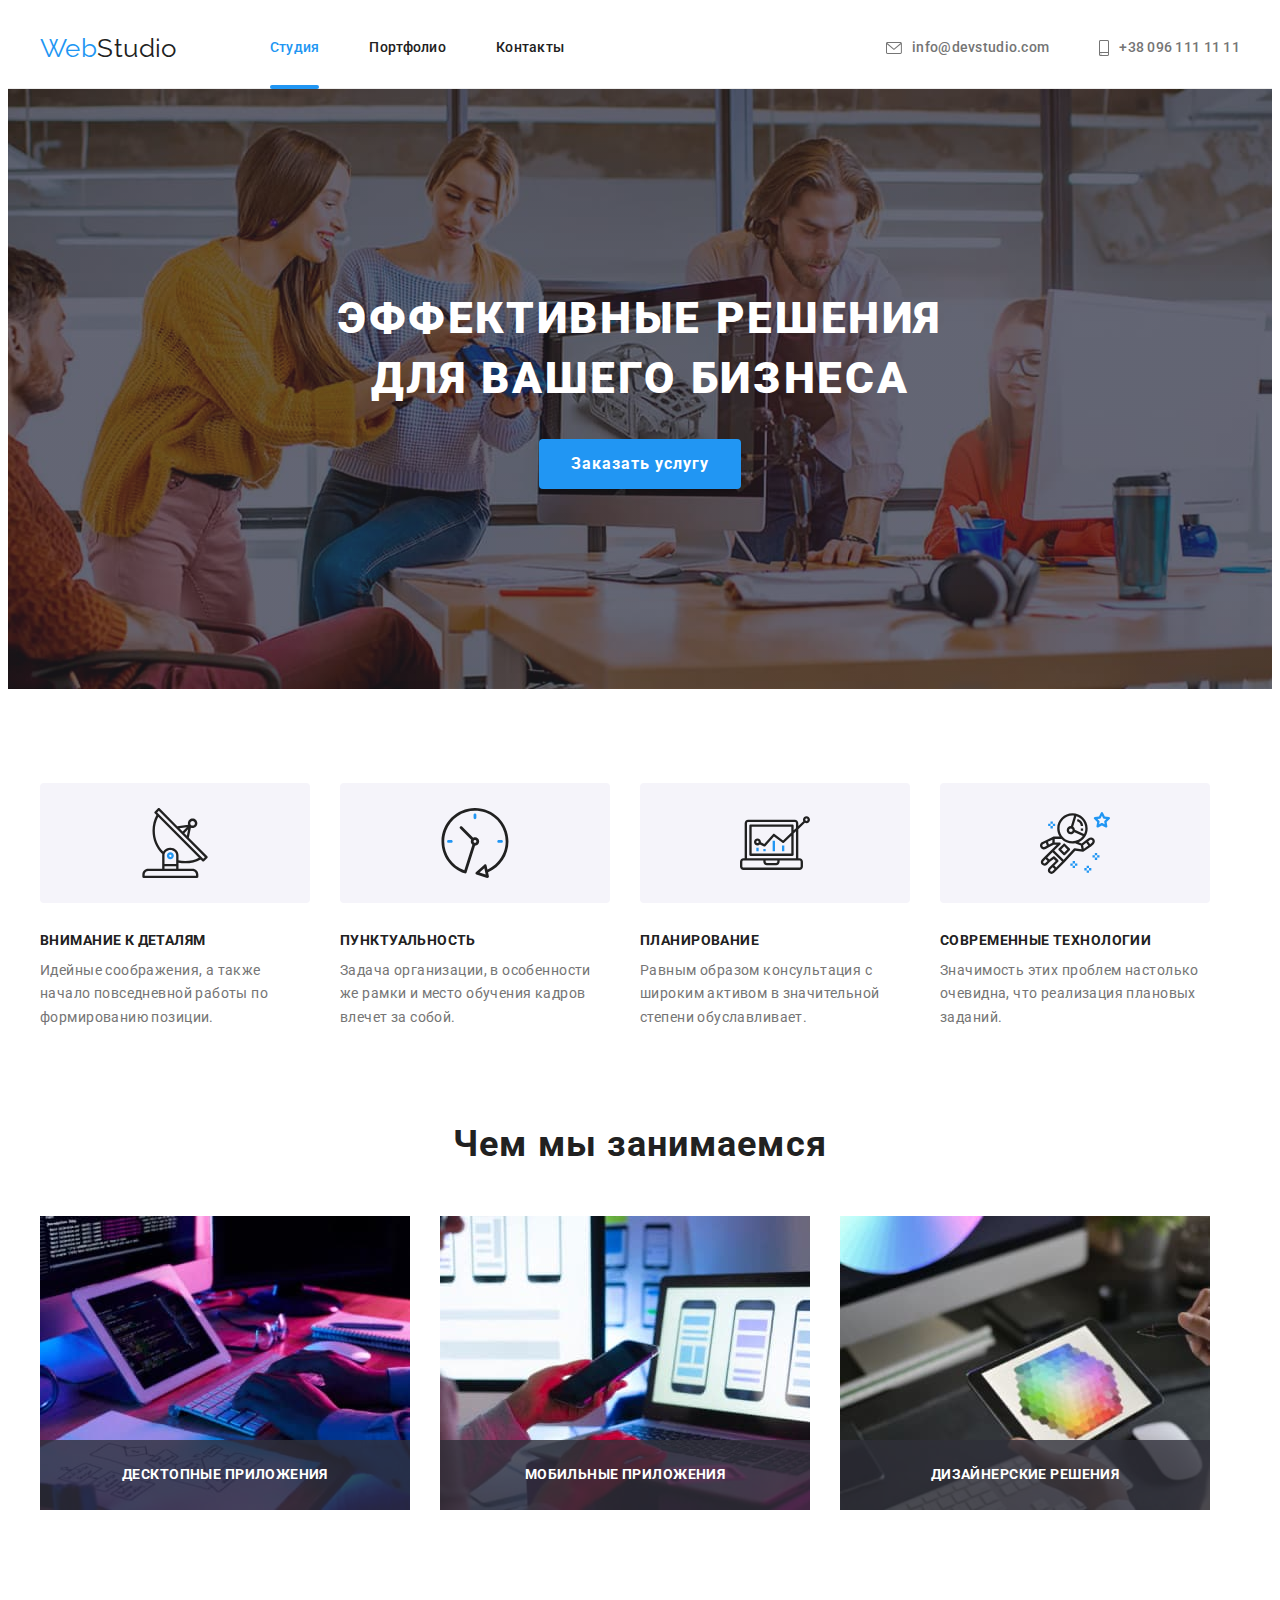
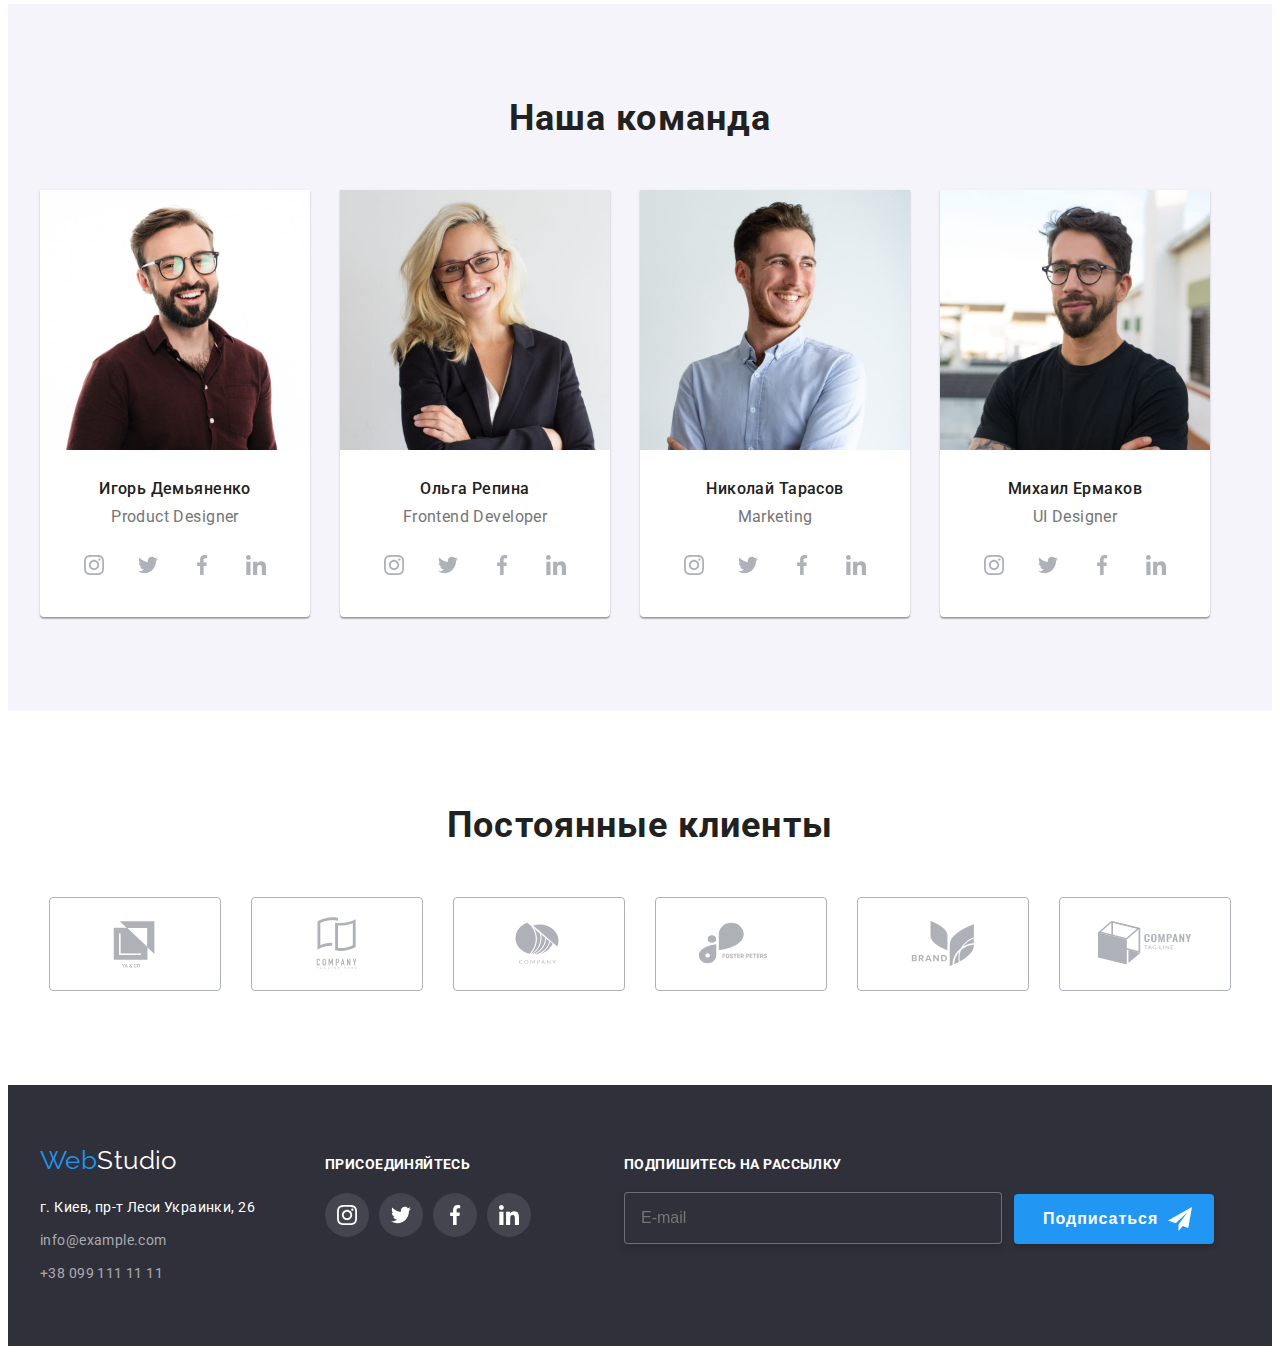
<file: index.html>
<!DOCTYPE html>
<html lang="ru">
  <head>
    <meta charset="UTF-8" />
    <meta http-equiv="X-UA-Compatible" content="IE=edge" />
    <meta name="viewport" content="width=device-width, initial-scale=1.0" />
    <title>WebStudio</title>
    <!-- Normalize -->
    <link
      rel="stylesheet"
      href="https://cdnjs.cloudflare.com/ajax/libs/modern-normalize/1.1.0/modern-normalize.min.css"
      integrity="sha512-wpPYUAdjBVSE4KJnH1VR1HeZfpl1ub8YT/NKx4PuQ5NmX2tKuGu6U/JRp5y+Y8XG2tV+wKQpNHVUX03MfMFn9Q=="
      crossorigin="anonymous"
      referrerpolicy="no-referrer"
    />
    <!-- Font-family -->
    <link
      href="https://fonts.googleapis.com/css2?family=Raleway:wght@700&family=Roboto:wght@400;500;700;900&display=swap"
      rel="stylesheet"
    />
    <!-- css -->
    <link rel="stylesheet" href="./css/styles.css" />
  </head>

  <body>
    <!-- шапка сайта -->

    <header class="header">
      <div class="conteiner header-conteiner">
        <a href="./index.html" class="link logo header-logo"
          ><span class="logo-accent">Web</span>Studio</a
        >
        <nav class="header-nav">
          <ul class="nav-list list">
            <li class="nav-item">
              <a href="" class="link nav-link current">Студия</a>
            </li>
            <li class="nav-item">
              <a href="./portfolio.html" class="link nav-link">Портфолио</a>
            </li>
            <li class="nav-item">
              <a href="" class="link nav-link">Контакты</a>
            </li>
          </ul>
        </nav>

        <ul class="contact-list list">
          <li class="contact-item">
            <a href="mailto:info@devstudio.com" class="link contact-link">
              <svg width="16" height="12" class="svg-mail">
                <use href="./images/icon.svg#icon-mail"></use>
              </svg>
              info@devstudio.com</a
            >
          </li>

          <li class="contact-item">
            <a href="tel:+380961111111" class="link contact-link">
              <svg width="10" height="16" class="svg-tel">
                <use href="./images/icon.svg#icon-tel"></use>
              </svg>
              +38 096 111 11 11</a
            >
          </li>
        </ul>
      </div>
    </header>

    <!-- main -->
    <main>
      <section class="section hero">
        <div class="conteiner">
          <h1 class="hero-title">Эффективные решения для вашего бизнеса</h1>
          <button type="button" class="hero-button" data-modal-open>Заказать услугу</button>
          <div class="backdrop is-hidden" data-modal>
            <div class="modal">
            <form class="form-modal" autocomplete="off">
              <h2 class="form-modal-title">Оставьте свои данные, мы вам перезвоним</h2>

              <div class="form-field">
                <label class="form-lable" for="name">Имя</label>
                <input type="text" name="name" id="name">
                <svg class="form-svg" width="18" height="18">
                  <use href="./images/icon.svg#icon-person"></use>
                </svg>
              </div>

              <div class="form-field">
                <label class="form-lable" for="tel">Телефон</label>
                <input type="tel" name="phone_number" id="tel">
                <svg class="form-svg" width="18" height="18">
                  <use href="./images/icon.svg#icon-phone"></use>
                </svg>
              </div>

              <div class="form-field">
                <label class="form-lable" for="email">Почта</label>
                <input type="email" name="mail" id="email">
                <svg class="form-svg" width="18" height="18">
                  <use href="./images/icon.svg#icon-email"></use>
                </svg>
              </div>

              <div class="form-field">
                <label class="form-lable" for="comment">Комментарий</label>
                <textarea name="comment" id="comment" cols="30" rows="10" placeholder="Введите текст"></textarea>
              </div>

              <div class="form-field checkbox">
                <input class="checkbox-input" type="checkbox" id="checkbox" name="agree">
                <span class="checkbox-icon">
                  <svg width="11" height="8">
                    <use href="./images/icon.svg#icon-icon-check"></use>
                  </svg>
                </span>
                <label class="form-field-checkbox" for="checkbox">Соглашаюсь с рассылкой и принимаю <a href="" class="terms">Условия договора</a></label>
              </div>
              <button class="form-button" type="submit">Отправить</button>
            </form>
              <button type="button" class="backdrop-btn" data-modal-close>
                <svg class="backdrop-svg" width="11" height="11">
                  <use href="./images/icon.svg#icon-close-btn"></use>
                </svg>
                </button>
            </div>
          </div>
        </div>
      </section>

      <section class="section quality work">
        <div class="conteiner">
          <h2 class="section-title visually-hidden">Преимущества</h2>
          <ul class="work-list list">
            <li class="work-item">
              <div class="graphic-svg">
                <svg width="70" height="70">
                  <use href="./images/icon.svg#icon-antenna"></use>
                </svg>
              </div>
              <h3 class="work-subtitle">Внимание к деталям</h3>
              <p class="work-text">
                Идейные соображения, а также начало повседневной работы по формированию позиции.
              </p>
            </li>

            <li class="work-item">
              <div class="graphic-svg">
                <svg width="70" height="70">
                  <use href="./images/icon.svg#icon-clock"></use>
                </svg>
              </div>
              <h3 class="work-subtitle">Пунктуальность</h3>
              <p class="work-text">
                Задача организации, в особенности же рамки и место обучения кадров влечет за собой.
              </p>
            </li>

            <li class="work-item">
              <div class="graphic-svg">
                <svg width="70" height="70">
                  <use href="./images/icon.svg#icon-diagram"></use>
                </svg>
              </div>
              <h3 class="work-subtitle">Планирование</h3>
              <p class="work-text">
                Равным образом консультация с широким активом в значительной степени обуславливает.
              </p>
            </li>

            <li class="work-item">
              <div class="graphic-svg">
                <svg width="70" height="70">
                  <use href="./images/icon.svg#icon-astronaut"></use>
                </svg>
              </div>
              <h3 class="work-subtitle">Современные технологии</h3>
              <p class="work-text">
                Значимость этих проблем настолько очевидна, что реализация плановых заданий.
              </p>
            </li>
          </ul>
        </div>
      </section>

      <section class="section exercise about">
        <div class="conteiner">
          <h2 class="section-title">Чем мы занимаемся</h2>
          <ul class="about-list list">
            <li class="about-item">
              <img src="images/about/logo1.jpg" width="370" height="294" alt="Верстка сайта" />
              <div class="about-group">
                <p class="about-overlay">Десктопные приложения</p>
              </div>
            </li>
            <li class="about-item">
              <img src="./images/about/logo2.jpg" width="370" height="294" alt="Дизайн сайта" />
              <div class="about-group">
                <p class="about-overlay">Мобильные приложения</p>
              </div>
            </li>
            <li class="about-item">
              <img
                src="./images//about/logo3.jpg" width="370" height="294" alt="Палитра на планшете"/>
              <div class="about-group">
                <p class="about-overlay">Дизайнерские решения</p>
              </div>
            </li>
          </ul>
        </div>
      </section>

      <section class="section team">
        <div class="conteiner">
          <h2 class="section-title">Наша команда</h2>
          <ul class="team-list list">
            <li class="team-item">
              <img src="./images//team/img-4.jpg" width="270" height="260" alt="Первый член команды"/>
              <div class="team-decsription">
                <h3 class="team-name">Игорь Демьяненко</h3>
                <p class="team-position">Product Designer</p>
                <ul class="social list">
                  <li class="social-item">
                    <a class="link social-link" target="_blank" rel="noopener noreferrer" href="#">
                      <svg class="social-icon" width="20" height="20">
                        <use href="./images/icon.svg#icon-instagram"></use>
                      </svg>
                    </a>
                  </li>
                  <li class="social-item">
                    <a class="link social-link" target="_blank" rel="noopener noreferrer" href="#">
                      <svg class="social-icon" width="20" height="20">
                        <use href="./images/icon.svg#icon-twitter"></use>
                      </svg>
                    </a>
                  </li>
                  <li class="social-item">
                    <a class="link social-link" target="_blank" rel="noopener noreferrer" href="#">
                      <svg class="social-icon" width="20" height="20">
                        <use href="./images/icon.svg#icon-facebook"></use>
                      </svg>
                    </a>
                  </li>
                  <li class="social-item">
                    <a class="link social-link" target="_blank" rel="noopener noreferrer" href="#">
                      <svg class="social-icon" width="20" height="20">
                        <use href="./images/icon.svg#icon-linkedin"></use>
                      </svg>
                    </a>
                  </li>
                </ul>
              </div>
            </li>

            <li class="team-item">
              <img
                src="./images//team/img-5.jpg"
                width="270"
                height="260"
                alt="Второй член команды"
              />
              <div class="team-decsription">
                <h3 class="team-name">Ольга Репина</h3>
                <p class="team-position">Frontend Developer</p>
                <ul class="social list">
                  <li class="social-item">
                    <a class="link social-link" target="_blank" rel="noopener noreferrer" href="#">
                      <svg class="social-icon" width="20" height="20">
                        <use href="./images/icon.svg#icon-instagram"></use>
                      </svg>
                    </a>
                  </li>
                  <li class="social-item">
                    <a class="link social-link" target="_blank" rel="noopener noreferrer" href="#">
                      <svg class="social-icon" width="20" height="20">
                        <use href="./images/icon.svg#icon-twitter"></use>
                      </svg>
                    </a>
                  </li>
                  <li class="social-item">
                    <a class="link social-link" target="_blank" rel="noopener noreferrer" href="#">
                      <svg class="social-icon" width="20" height="20">
                        <use href="./images/icon.svg#icon-facebook"></use>
                      </svg>
                    </a>
                  </li>
                  <li class="social-item">
                    <a class="link social-link" target="_blank" rel="noopener noreferrer" href="#">
                      <svg class="social-icon" width="20" height="20">
                        <use href="./images/icon.svg#icon-linkedin"></use>
                      </svg>
                    </a>
                  </li>
                </ul>
              </div>
            </li>
            <li class="team-item">
              <img
                src="./images//team/img-6.jpg"
                width="270"
                height="260"
                alt="Третий член команды"
              />
              <div class="team-decsription">
                <h3 class="team-name">Николай Тарасов</h3>
                <p class="team-position">Marketing</p>
                <ul class="social list">
                  <li class="social-item">
                    <a class="link social-link" target="_blank" rel="noopener noreferrer" href="#">
                      <svg class="social-icon" width="20" height="20">
                        <use href="./images/icon.svg#icon-instagram"></use>
                      </svg>
                    </a>
                  </li>
                  <li class="social-item">
                    <a class="link social-link" target="_blank" rel="noopener noreferrer" href="#">
                      <svg class="social-icon" width="20" height="20">
                        <use href="./images/icon.svg#icon-twitter"></use>
                      </svg>
                    </a>
                  </li>
                  <li class="social-item">
                    <a class="link social-link" target="_blank" rel="noopener noreferrer" href="#">
                      <svg class="social-icon" width="20" height="20">
                        <use href="./images/icon.svg#icon-facebook"></use>
                      </svg>
                    </a>
                  </li>
                  <li class="social-item">
                    <a class="link social-link" target="_blank" rel="noopener noreferrer" href="#">
                      <svg class="social-icon" width="20" height="20">
                        <use href="./images/icon.svg#icon-linkedin"></use>
                      </svg>
                    </a>
                  </li>
                </ul>
              </div>
            </li>
            <li class="team-item">
              <img
                src="./images//team/img-7.jpg"
                width="270"
                height="260"
                alt="Четвертый член команды"
              />
              <div class="team-decsription">
                <h3 class="team-name">Михаил Ермаков</h3>
                <p class="team-position">UI Designer</p>
                <ul class="social list">
                  <li class="social-item">
                    <a
                      class="link social-link"
                      target="_blank"
                      rel="noopener noreferrer"
                      aria-label="логотип инстаграм"
                      href="#"
                    >
                      <svg class="social-icon" width="20" height="20">
                        <use href="./images/icon.svg#icon-instagram"></use>
                      </svg>
                    </a>
                  </li>
                  <li class="social-item">
                    <a
                      class="link social-link"
                      target="_blank"
                      rel="noopener noreferrer"
                      aria-label="логотип твиттера"
                      href="#"
                    >
                      <svg class="social-icon" width="20" height="20">
                        <use href="./images/icon.svg#icon-twitter"></use>
                      </svg>
                    </a>
                  </li>
                  <li class="social-item">
                    <a
                      class="link social-link"
                      target="_blank"
                      rel="noopener noreferrer"
                      aria-label="логотип фейсбука"
                      href="#"
                    >
                      <svg class="social-icon" width="20" height="20">
                        <use href="./images/icon.svg#icon-facebook"></use>
                      </svg>
                    </a>
                  </li>
                  <li class="social-item">
                    <a
                      class="link social-link"
                      target="_blank"
                      rel="noopener noreferrer"
                      aria-label="логотип линкдина"
                      href="#"
                    >
                      <svg class="social-icon" width="20" height="20">
                        <use href="./images/icon.svg#icon-linkedin"></use>
                      </svg>
                    </a>
                  </li>
                </ul>
              </div>
            </li>
          </ul>
        </div>
      </section>
      <section class="section section-clients">
        <div class="conteiner">
          <h2 class="section-title">Постоянные клиенты</h2>
          <ul class="list clients-list">
            <li class="clients-item">
              <a class="link clients-link" href="">
                <svg class="clients-icon" width="106" height="60">
                  <use href="./images/icon.svg#icon-logo-clients1"></use>
                </svg>
              </a>
            </li>
            <li class="clients-item">
              <a
                class="link clients-link"
                target="_blank"
                rel="noopener noreferrer"
                aria-label="логотип компании"
                href="#"
              >
                <svg class="clients-icon" width="106" height="60">
                  <use href="./images/icon.svg#icon-logo-clients2"></use>
                </svg>
              </a>
            </li>
            <li class="clients-item">
              <a
                class="link clients-link"
                target="_blank"
                rel="noopener noreferrer"
                aria-label="логотип компании"
                href="#"
              >
                <svg class="clients-icon" width="106" height="60">
                  <use href="./images/icon.svg#icon-logo-clients3"></use>
                </svg>
              </a>
            </li>
            <li class="clients-item">
              <a
                class="link clients-link"
                target="_blank"
                rel="noopener noreferrer"
                aria-label="логотип компании"
                href="#"
              >
                <svg class="clients-icon" width="106" height="60">
                  <use href="./images/icon.svg#icon-logo-clients4"></use>
                </svg>
              </a>
            </li>
            <li class="clients-item">
              <a
                class="link clients-link"
                target="_blank"
                rel="noopener noreferrer"
                aria-label="логотип компании"
                href="#"
              >
                <svg class="clients-icon" width="106" height="60">
                  <use href="./images/icon.svg#icon-logo-clients5"></use>
                </svg>
              </a>
            </li>
            <li class="clients-item">
              <a
                class="link clients-link"
                target="_blank"
                rel="noopener noreferrer"
                aria-label="логотип компании"
                href="#"
              >
                <svg class="clients-icon" width="106" height="60">
                  <use href="./images/icon.svg#icon-logo-clietns6"></use>
                </svg>
              </a>
            </li>
          </ul>
        </div>
      </section>
    </main>

    <!-- footer -->

    <footer class="section section-footer">
      <div class="conteiner footer-conteiner">
        <div class="footer-left-side">
          <a href="./index.html" class="link logo footer-logo"
            ><span class="logo-accent">Web</span>Studio</a
          >
          <address class="address">
            <ul class="footer-list list">
              <li class="footer-item">
                <a
                  href="https://goo.gl/maps/KCgxakwsNGfufyHc9"
                  target="_blank"
                  rel="noopener noreferrer"
                  class="link address-link"
                  >г. Киев, пр-т Леси Украинки, 26</a
                >
              </li>
              <li class="footer-item">
                <a href="mailto:info@example.com" class="link footer-contact-link"
                  >info@example.com</a
                >
              </li>
              <li class="footer-item">
                <a href="tel:+380991111111" class="link footer-contact-link">+38 099 111 11 11</a>
              </li>
            </ul>
          </address>
        </div>
        <div class="social-media">
          <h2 class="social-title">Присоединяйтесь</h2>
          <ul class="social-media-list list">
            <li class="social-media-item">
              <a
                class="link social-media-link"
                target="_blank"
                rel="noopener noreferrer"
                aria-label="логотип инстаграм"
                href="#"
              >
                <svg class="social-media-icon" width="20" height="20">
                  <use href="./images/icon.svg#icon-instagram"></use>
                </svg>
              </a>
            </li>
            <li class="social-media-item">
              <a
                class="link social-media-link"
                target="_blank"
                rel="noopener noreferrer"
                aria-label="логотип твиттера"
                href="#"
              >
                <svg class="social-media-icon" width="20" height="20">
                  <use href="./images/icon.svg#icon-twitter"></use>
                </svg>
              </a>
            </li>
            <li class="social-media-item">
              <a
                class="link social-media-link"
                target="_blank"
                rel="noopener noreferrer"
                aria-label="логотип фейсбука"
                href="#"
              >
                <svg class="social-media-icon" width="20" height="20">
                  <use href="./images/icon.svg#icon-facebook"></use>
                </svg>
              </a>
            </li>
            <li class="social-media-item">
              <a
                class="link social-media-link"
                target="_blank"
                rel="noopener noreferrer"
                aria-label="логотип линкдина"
                href="#"
              >
                <svg class="social-media-icon" width="20" height="20">
                  <use href="./images/icon.svg#icon-linkedin"></use>
                </svg>
              </a>
            </li>
          </ul>
        </div>
        <form class="form-footer" autocomplete="off">
          <label class="form-footer-lable">
            <span class="form-footer-txt">Подпишитесь на рассылку</span>
            <input type="email" name="mail" placeholder="E-mail">
          </label>
            <button type="submit" class="form-footer-button">Подписаться
              <svg class="form-footer-svg" width="24" height="24">
                <use href="./images/icon.svg#icon-icon-send"></use>
              </svg>
            </button>
        </form>
      </div>
    </footer>
    <script src="./js/modal.js"></script>
  </body>
</html>
</file>
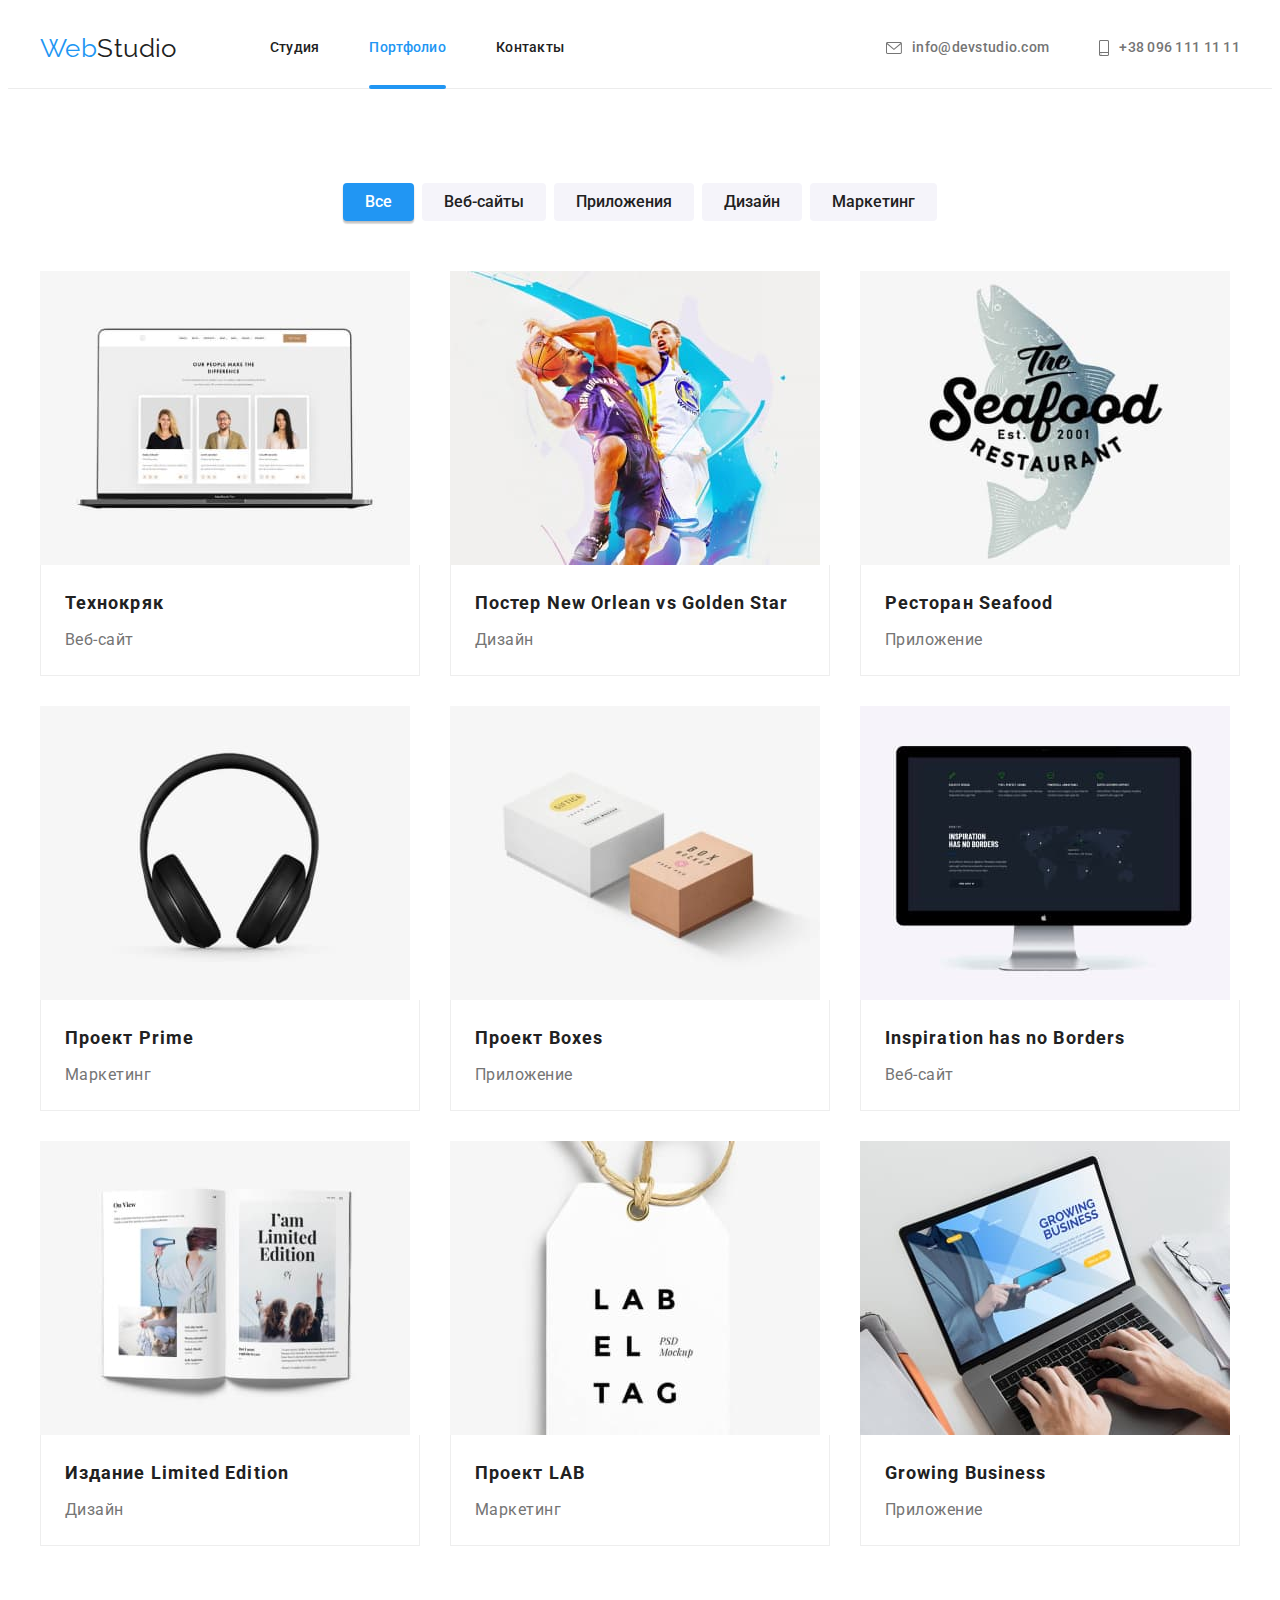
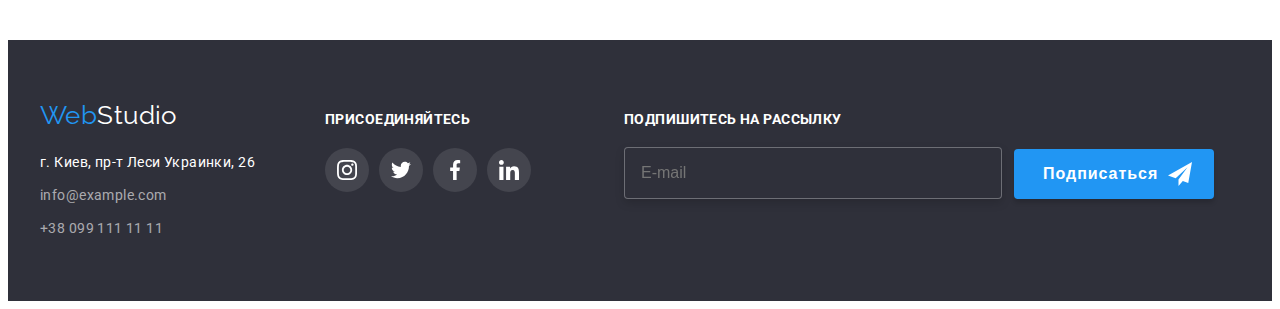
<file: portfolio.html>
<!DOCTYPE html>
<html lang="ru">
  <head>
    <meta charset="UTF-8" />
    <meta http-equiv="X-UA-Compatible" content="IE=edge" />
    <meta name="viewport" content="width=device-width, initial-scale=1.0" />
    <title>Portfolio</title>
    <!-- Normalize -->
    <link
      rel="stylesheet"
      href="https://cdnjs.cloudflare.com/ajax/libs/modern-normalize/1.1.0/modern-normalize.min.css"
      integrity="sha512-wpPYUAdjBVSE4KJnH1VR1HeZfpl1ub8YT/NKx4PuQ5NmX2tKuGu6U/JRp5y+Y8XG2tV+wKQpNHVUX03MfMFn9Q=="
      crossorigin="anonymous"
      referrerpolicy="no-referrer"
    />
    <!-- Font-family -->
    <link
      href="https://fonts.googleapis.com/css2?family=Raleway:wght@700&family=Roboto:wght@400;500;700;900&display=swap"
      rel="stylesheet"
    />
    <!-- css -->
    <link rel="stylesheet" href="./css/styles.css" />
  </head>
  <body>
    <!-- шапка сайта -->

    <header class="header">
      <div class="conteiner header-conteiner">
        <a href="./index.html" class="link logo header-logo"
          ><span class="logo-accent">Web</span>Studio</a
        >
        <nav class="header-nav">
          <ul class="nav-list list">
            <li class="nav-item">
              <a href="./index.html" class="link nav-link">Студия</a>
            </li>
            <li class="nav-item">
              <a href="./portfolio.html" class="link nav-link current">Портфолио</a>
            </li>
            <li class="nav-item">
              <a href="" class="link nav-link">Контакты</a>
            </li>
          </ul>
        </nav>

        <ul class="contact-list list">
          <li class="contact-item">
            <a href="mailto:info@devstudio.com" class="link contact-link">
              <svg width="16" height="12" class="svg-mail">
                <use href="./images/icon.svg#icon-mail"></use>
              </svg>
              info@devstudio.com</a
            >
          </li>

          <li class="contact-item">
            <a href="tel:+380961111111" class="link contact-link">
              <svg width="10" height="16" class="svg-tel">
                <use href="./images/icon.svg#icon-tel"></use>
              </svg>
              +38 096 111 11 11</a
            >
          </li>
        </ul>
      </div>
    </header>
    <!-- main -->
    <main>
      <section class="section">
        <div class="conteiner">
          <h1 class="section-title visually-hidden">Наши работы</h1>
          <ul class="button-list list">
            <li class="button-item">
              <button type="button" class="project-btn active">Все</button>
            </li>
            <li class="button-item">
              <button type="button" class="project-btn">Веб-сайты</button>
            </li>
            <li class="button-item">
              <button type="button" class="project-btn">Приложения</button>
            </li>
            <li class="button-item">
              <button type="button" class="project-btn">Дизайн</button>
            </li>
            <li class="button-item">
              <button type="button" class="project-btn">Маркетинг</button>
            </li>
          </ul>

          <ul class="project-list list">
            <li class="project-item">
              <a href="" class="link project-link">
                <div class="project-group">
                <img class="project-img" src="./images/project/pic1.jpg" width="370" height="294" alt="ноутбук" />
                  <p class="project-overlay">
                    Ресурс предлагает комплексные предложения с разным уровнем функционала и сервисов. Все это позволит посетителю получить исчерпывающие сведения о компании или частном лице.
                  </p>
                </div>
                <div class="project-name">
                  <h2 class="project-title">Технокряк</h2>
                  <p class="project-text">Веб-сайт</p>
                </div>
              </a>
            </li>
            
            <li class="project-item">
              <a href="" class="link project-link">
                <div class="project-group">
                <img src="./images/project/pic2.jpg" width="370" height="294" alt="постер НБА" />
                <p class="project-overlay">
                  Ресурс предлагает комплексные предложения с разным уровнем функционала и сервисов. Все это позволит посетителю получить исчерпывающие сведения о компании или частном лице.
                </p>
              </div>
                <div class="project-name">
                  <h2 class="project-title">Постер New Orlean vs Golden Star</h2>
                  <p class="project-text">Дизайн</p>
                </div>
              </a>
            </li>

            <li class="project-item">
              <a href="" class="link project-link">
                <div class="project-group">
                <img src="./images/project/pic3.jpg" width="370" height="294" alt="логотип ресторана"/>
                <p class="project-overlay">
                  Ресурс предлагает комплексные предложения с разным уровнем функционала и сервисов. Все это позволит посетителю получить исчерпывающие сведения о компании или частном лице.
                </p>
                </div>
                <div class="project-name">
                  <h2 class="project-title">Ресторан Seafood</h2>
                  <p class="project-text">Приложение</p>
                </div>
              </a>
            </li>

            <li class="project-item">
              <a href="" class="link project-link">
                <div class="project-group">
                <img src="./images/project/pic4.jpg" width="370" height="294" alt="наушники" />
                <p class="project-overlay">
                  Ресурс предлагает комплексные предложения с разным уровнем функционала и сервисов. Все это позволит посетителю получить исчерпывающие сведения о компании или частном лице.
                </p>
                </div>
                <div class="project-name">
                  <h2 class="project-title">Проект Prime</h2>
                  <p class="project-text">Маркетинг</p>
                </div>
              </a>
            </li>
            <li class="project-item">
              <a href="" class="link project-link">
                <div class="project-group">
                <img src="./images/project/pic5.jpg" width="370" height="294" alt="две коробки" />
                <p class="project-overlay">
                  Ресурс предлагает комплексные предложения с разным уровнем функционала и сервисов. Все это позволит посетителю получить исчерпывающие сведения о компании или частном лице.
                </p>
                </div>
                <div class="project-name">
                  <h2 class="project-title">Проект Boxes</h2>
                  <p class="project-text">Приложение</p>
                </div>
              </a>
            </li>

            <li class="project-item">
              <a href="" class="link project-link">
                <div class="project-group">
                <img src="./images/project/pic6.jpg" width="370" height="294" alt="монитор" />
                <p class="project-overlay">
                  Ресурс предлагает комплексные предложения с разным уровнем функционала и сервисов. Все это позволит посетителю получить исчерпывающие сведения о компании или частном лице.
                </p>
                </div>
                <div class="project-name">
                  <h2 class="project-title">Inspiration has no Borders</h2>
                  <p class="project-text">Веб-сайт</p>
                </div>
              </a>
            </li>

            <li class="project-item">
              <a href="" class="link project-link">
                <div class="project-group">
                <img src="./images/project/pic7.jpg" width="370" height="294" alt="журнал" />
                <p class="project-overlay">
                  Ресурс предлагает комплексные предложения с разным уровнем функционала и сервисов. Все это позволит посетителю получить исчерпывающие сведения о компании или частном лице.
                </p>
                </div>
                <div class="project-name">
                  <h2 class="project-title">Издание Limited Edition</h2>
                  <p class="project-text">Дизайн</p>
                </div>
              </a>
            </li>

            <li class="project-item">
              <a href="" class="link project-link">
                <div class="project-group">
                <img src="./images/project/pic8.jpg" width="370" height="294" alt="логотип" />
                <p class="project-overlay">
                  Ресурс предлагает комплексные предложения с разным уровнем функционала и сервисов. Все это позволит посетителю получить исчерпывающие сведения о компании или частном лице.
                </p>
                </div>
                <div class="project-name">
                  <h2 class="project-title">Проект LAB</h2>
                  <p class="project-text">Маркетинг</p>
                </div>
              </a>
            </li>

            <li class="project-item">
              <a href="" class="link project-link">
              <div class="project-group">
                <img src="./images/project/pic9.jpg" width="370" height="294" alt="ноутбук" />
                <p class="project-overlay">
                  Ресурс предлагает комплексные предложения с разным уровнем функционала и сервисов. Все это позволит посетителю получить исчерпывающие сведения о компании или частном лице.
                </p>
                </div>
                <div class="project-name">
                  <h2 class="project-title">Growing Business</h2>
                  <p class="project-text">Приложение</p>
                </div>
              </a>
            </li>
          </ul>
        </div>
      </section>
    </main>

    <!-- footer -->

    <footer class="section section-footer">
      <div class="conteiner footer-conteiner">
        <div class="footer-left-side">
          <a href="./index.html" class="link logo footer-logo"
            ><span class="logo-accent">Web</span>Studio</a
          >
          <address class="address">
            <ul class="footer-list list">
              <li class="footer-item">
                <a
                  href="https://goo.gl/maps/KCgxakwsNGfufyHc9"
                  target="_blank"
                  rel="noopener noreferrer"
                  class="link address-link"
                  >г. Киев, пр-т Леси Украинки, 26</a
                >
              </li>
              <li class="footer-item">
                <a href="mailto:info@example.com" class="link footer-contact-link"
                  >info@example.com</a
                >
              </li>
              <li class="footer-item">
                <a href="tel:+380991111111" class="link footer-contact-link">+38 099 111 11 11</a>
              </li>
            </ul>
          </address>
        </div>
        <div class="social-media">
          <h2 class="social-title">Присоединяйтесь</h2>
          <ul class="social-media-list list">
            <li class="social-media-item">
              <a
                class="link social-media-link"
                target="_blank"
                rel="noopener noreferrer"
                aria-label="логотип инстаграм"
                href="#"
              >
                <svg class="social-media-icon" width="20" height="20">
                  <use href="./images/icon.svg#icon-instagram"></use>
                </svg>
              </a>
            </li>
            <li class="social-media-item">
              <a
                class="link social-media-link"
                target="_blank"
                rel="noopener noreferrer"
                aria-label="логотип твиттера"
                href="#"
              >
                <svg class="social-media-icon" width="20" height="20">
                  <use href="./images/icon.svg#icon-twitter"></use>
                </svg>
              </a>
            </li>
            <li class="social-media-item">
              <a
                class="link social-media-link"
                target="_blank"
                rel="noopener noreferrer"
                aria-label="логотип фейсбука"
                href="#"
              >
                <svg class="social-media-icon" width="20" height="20">
                  <use href="./images/icon.svg#icon-facebook"></use>
                </svg>
              </a>
            </li>
            <li class="social-media-item">
              <a
                class="link social-media-link"
                target="_blank"
                rel="noopener noreferrer"
                aria-label="логотип линкдина"
                href="#"
              >
                <svg class="social-media-icon" width="20" height="20">
                  <use href="./images/icon.svg#icon-linkedin"></use>
                </svg>
              </a>
            </li>
          </ul>
        </div>
        <form class="form-footer" autocomplete="off">
          <label class="form-footer-lable">
            <span class="form-footer-txt">Подпишитесь на рассылку</span>
            <input type="email" name="mail" placeholder="E-mail">
          </label>
            <button type="submit" class="form-footer-button">Подписаться
              <svg class="form-footer-svg" width="24" height="24">
                <use href="./images/icon.svg#icon-icon-send"></use>
              </svg>
            </button>
        </form>
      </div>
    </footer>
  </body>
</html>
</file>
<file: css/styles.css>
/* цвет основного текста #757575 */
/* вторичный текст текста #212121 */
/* белый цвет #FFFFFF */
/* акцент #2196F3 */
/* вторичный цвет фона #F5F4FA */

:root {
  --primary-text-color: #757575;
  --title-text-color: #212121;
  --accent-color: #2196f3;
  --white-color: #ffffff;
  --primary-bg-color: #e5e5e5;
  --footer-color: #2f303a;
  --team-color: #f5f4fa;
}
h1,
h2,
h3,
h4,
h5,
h6,
p,
ul {
  margin: 0;
  padding: 0;
}
img {
  display: block;
}

body {
  font-family: Roboto, sans-serif;
  font-size: 14px;
  letter-spacing: 0.03em;
  line-height: 1.14;

  color: var(--primary-text-color);
  background-color: var(--white-color);
}
.conteiner {
  width: 1200px;
  padding-left: 15px;
  padding-right: 15px;
  margin: 0 auto;
}

.visually-hidden {
  position: absolute;
  white-space: nowrap;
  width: 1px;
  height: 1px;
  overflow: hidden;
  border: 0;
  padding: 0;
  clip: rect(0 0 0 0);
  clip-path: inset(50%);
  margin: -1px;
}

.section {
  padding-top: 94px;
  padding-bottom: 94px;
}
.section.quality {
  padding-bottom: 47px;
}
.section.exercise {
  padding-top: 47px;
}

.section-title {
  margin-bottom: 50px;

  font-size: 36px;
  line-height: 1.16;
  letter-spacing: 0.03em;
  text-align: center;

  color: var(--title-text-color);
}

.list {
  margin: 0;
  padding: 0;
  list-style: none;
}
.link {
  text-decoration: none;
  font-style: normal;
}

/* header */
.header {
  border-bottom: 1px solid #ececec;
}

.header-conteiner {
  display: flex;
  align-items: center;
}

/* logo */

.logo-accent {
  color: var(--accent-color);
}
.logo {
  font-family: 'Raleway';
  font-size: 26px;
  line-height: 1.19;
}
.header-logo {
  margin-right: 93px;
  color: var(--title-text-color);
}

/* nav-list */

.nav-list {
  display: flex;
  align-items: center;
}

.nav-item {
  position: relative;
  margin-right: 50px;
}
.nav-item:last-child {
  margin-right: 0;
}

.nav-link {
  display: block;
  padding-top: 32px;
  padding-bottom: 32px;

  font-weight: 500;
  font-size: 14px;
  letter-spacing: 0.02em;

  color: var(--title-text-color);
}

.nav-link.current {
  color: var(--accent-color);
}

.nav-link.current::after{
  position: absolute;
  content: "";
  width: 100%;
  height: 4px;
  left:0;
  bottom: -1px;

  background: #2196F3;
  border-radius: 2px;
}

.nav-link:hover,
.nav-link:focus {
  color: var(--accent-color);
}

.contact-list {
  display: flex;
  align-items: center;
  margin-left: auto;
}
.contact-item {
  margin-right: 50px;
}
.contact-item:last-child {
  margin-right: 0;
}

.nav-link,
.contact-link{
  transition-property: color;
  transition-duration: 250ms;
  transition-timing-function: cubic-bezier(0.4, 0, 0.2, 1);
}

.contact-link {
  display: flex;
  align-items: center;
  padding-top: 32px;
  padding-bottom: 32px;

  font-weight: 500;
  font-size: 14px;
  letter-spacing: 0.02em;


  color: var(--primary-text-color);
}

.contact-link:hover,
.contact-link:focus {
  color: var(--accent-color);
}


.svg-mail,
.svg-tel {

  fill: #757575;
  margin-right: 10px;

  transition: fill 250ms cubic-bezier(0.4, 0, 0.2, 1);

  /* transition-property: fill;
  transition-duration: 250ms;
  transition-timing-function: cubic-bezier(0.4, 0, 0.2, 1); */
}

.contact-link:hover .svg-tel,
.contact-link:focus .svg-tel,
.contact-link:hover .svg-mail,
.contact-link:focus .svg-mail {
  fill: var(--accent-color);

}


/* BACKDROP */

.backdrop{
  position: fixed;
  top: 0;
  left: 0;
  width: 100%;
  height: 100%;
  z-index: 1;
  opacity: 1;
  background-color: rgba(0, 0, 0, 0.2);

  transition: opacity 250ms cubic-bezier(0.4, 0, 0.2, 1), visibility 250ms cubic-bezier(0.4, 0, 0.2, 1);
}

.backdrop.is-hidden{
  visibility: hidden;
  opacity: 0;
  pointer-events: none;
}

.backdrop.is-hidden .modal{
  transform: translate(-50%, -50%) scale(0.3);
}

.modal{
position: absolute;
top: 50%;
left: 50%;
padding: 40px;

 
min-width: 528px;
min-height: 581px;

transform: translate(-50%, -50%) scale(1);
transition: transform 250ms cubic-bezier(0.4, 0, 0.2, 1);

background-color: var(--white-color);
box-shadow: 0px 1px 3px rgba(0, 0, 0, 0.12), 0px 1px 1px rgba(0, 0, 0, 0.14), 0px 2px 1px rgba(0, 0, 0, 0.2);
border-radius: 4px;

}

.backdrop-btn{
position: absolute;
width: 30px;
height: 30px;

display: flex;
justify-content: center;
align-items: center;
top: 8px;
right: 8px;

border: 1px solid rgba(0, 0, 0, 0.1);
border-radius: 50%;

transition: fill 250ms cubic-bezier(0.4, 0, 0.2, 1);

background-color: var(--white-color);
cursor: pointer;  
}

.backdrop-btn:hover{
  fill: var(--accent-color);
}

/* modal-form start */

.form-modal{
}

.form-modal-title{
margin-bottom: 30px;
font-size: 20px;
letter-spacing: 0.03em;

color: #212121;

}
.form-lable{
position: absolute;
top: 0;  
font-weight: 400;
font-size: 12px;
line-height: 1.16;
letter-spacing: 0.01em;
transform: translateY(-16px);

color: #757575;
}

.form-field{
  position: relative;
  display: flex;
  flex-direction: column;
}

.form-field input{

padding-top: 12px;
padding-bottom: 12px;
padding-left: 42px;

margin-bottom: 28px;

border: 1px solid rgba(33, 33, 33, 0.2);
border-radius: 4px;
cursor: pointer;
outline: none;
transition: border-color 250ms cubic-bezier(0.4, 0, 0.2, 1);

}
.form-field input:focus,
.form-field textarea{
  border-color: #2196F3;
}

.form-field input:focus ~ .form-svg{
  fill: var(--accent-color);
}


.form-field textarea{
  display: block;
  padding: 12px 16px;
  margin-bottom: 20px;
  font-weight: 400;
  font-size: 14px;
  line-height: 16px;
  letter-spacing: 0.01em;
  height: 120px;
  color:  #212121;

  border: 1px solid rgba(33, 33, 33, 0.2);
  border-radius: 4px;
  cursor: pointer;
  resize: none;
  outline: none;

  transition: border-color 250ms cubic-bezier(0.4, 0, 0.2, 1);
}

.form-field textarea:focus{
  border-color: #2196F3;
}

.form-svg{
  position: absolute;
  top: 17%;
  left: 15px;
  margin-right: 12px;

  transition: fill 250ms cubic-bezier(0.4, 0, 0.2, 1);
}

.form-field-checkbox{
  margin-left: 7px;
  color: #757575;
  cursor: pointer;
  
}

.checkbox {
  display: flex;
  flex-direction: row;
  align-items: center;
  justify-content: center;
  margin-bottom: 30px;

  line-height: 1.71;
}

.checkbox-input {
  position: absolute;
  width: 1px;
  height: 1px;
  margin: -1px;
  border: 0;
  padding: 0;
  clip: rect(0 0 0 0);
  overflow: hidden;
}

.checkbox-icon{
  display: inline-flex;
  align-items: center;
  justify-content: center;

  width: 16px;
  height: 15px;

  border: 2px solid #212121;
  border-radius: 2px;
  fill: #fff;


transition: background-color 250ms cubic-bezier(0.4, 0, 0.2, 1);
}
.checkbox-input:active ~ .checkbox-icon,
.checkbox-input:checked ~ .checkbox-icon{
  background-color: var(--accent-color);
  border-color: var(--accent-color);
  fill: var(--white-color);

}
.checkbox-input:focus ~ .checkbox-icon{
  border-color: var(--accent-color);
}


.terms{
  color: #2196F3;
}

.form-button{
font-weight: 700;
font-size: 16px;
line-height: 1.88;
letter-spacing: 0.06em;

padding: 10px 55px;

color: var(--white-color);
background-color: var(--accent-color);

box-shadow: 0px 4px 4px rgba(0, 0, 0, 0.15);
border-radius: 4px;
border: none;
cursor: pointer;

transition: background-color 250ms cubic-bezier(0.4, 0, 0.2, 1)

}

.form-button:hover,
.form-button:focus{
  background: #188CE8;
}



/* modal-form end  */
.hero {
  margin: auto;
  padding-top: 200px;
  padding-bottom: 200px;

  text-align: center;

  background-image: linear-gradient(rgba(47, 48, 58, 0.4), rgba(47, 48, 58, 0.4)),
    url(../images/hero/hero.jpg);
  background-repeat: no-repeat;
  background-position: center;
  background-size: cover;
  max-width: 1600px;
  background-color: var(--footer-color);
}

.hero-title {
  max-width: 696px;
  margin: 0 auto;

  font-weight: 900;
  font-size: 44px;
  line-height: 1.36;
  text-align: center;
  letter-spacing: 0.06em;
  text-transform: uppercase;

  color: var(--white-color);
}
/* button */

.hero-button {
  display: inline-block;
  margin-top: 30px;
  padding: 10px 32px;

  min-width: 200px;

  font-family: inherit;
  font-weight: 700;
  font-size: 16px;
  text-align: center;
  line-height: 1.88;
  letter-spacing: 0.06em;

  cursor: pointer;
  border: none;

  box-shadow: 0px 4px 4px rgba(0, 0, 0, 0.15);
  border-radius: 4px;

  background-color: var(--accent-color);
  color: var(--white-color);

}
.hero-button{
  transition-property: background-color;
  transition-duration: 250ms;
  transition-timing-function: cubic-bezier(0.4, 0, 0.2, 1);
}

.hero-button:hover,
.hero-button:focus {
  background-color: #188ce8;
}
/* work*/
.graphic-svg {
  display: flex;
  margin-bottom: 30px;
  justify-content: center;
  align-items: center;

  width: 270px;
  height: 120px;

  background: #f5f4fa;
  border-radius: 4px;
}

.work-list {
  display: flex;
}
.work-item:not(:last-child) {
  margin-right: 30px;
}

.work-subtitle {
  margin-bottom: 10px;
  font-size: 14px;
  text-transform: uppercase;

  color: var(--title-text-color);
}

.work-text {
  width: 270px;
  font-size: 14px;
  line-height: 1.7;
}
/* about */

.about-list {
  display: flex;
}
.about-item:not(:last-child) {
  margin-right: 30px;
}

.about-item{
  position: relative;
}

.about-group{
position: absolute;
width: 100%;
height: 70px;
bottom: 0px;
left: 0px;

display: flex;
align-items: center;
justify-content: center;

background: rgba(47, 48, 58, 0.8);
}


.about-overlay{
font-weight: 700;
text-align: center;
text-transform: uppercase;
color: #FFFFFF;
}


/* team*/

.team {
  background: #f5f4fa;
}
.team-list {
  display: flex;
}
.team-item {
  margin-right: 30px;
  width: 270px;

  background-color: var(--white-color);
  box-shadow: 0px 1px 3px rgba(0, 0, 0, 0.12), 0px 1px 1px rgba(0, 0, 0, 0.14),
    0px 2px 1px rgba(0, 0, 0, 0.2);
  border-radius: 0px 0px 4px 4px;
}
.team-item:nth-child(4) {
  margin-right: 0;
}
.team-decsription {
  padding-top: 30px;
  padding-bottom: 30px;

  text-align: center;
}

.team-name {
  margin-bottom: 10px;

  font-weight: 500;
  font-size: 16px;
  line-height: 1.18;
  color: var(--title-text-color);
}
.team-position {
  font-weight: 400;
  font-size: 16px;
  line-height: 1.18;
}
.social {
  margin-top: 16px;
  display: flex;
  /* align-items: center; */
  justify-content: center;
}
.social-link {
  display: flex;
  justify-content: center;
  align-items: center;
  width: 44px;
  height: 44px;

  background-color: var(--white-color);
  border-radius: 50%;

  transition: background-color 250ms cubic-bezier(0.4, 0, 0.2, 1);
}
.social-item:not(:last-child) {
  margin-right: 10px;
}
.social-icon {
  fill: #afb1b8;

  transition: fill 250ms cubic-bezier(0.4, 0, 0.2, 1);
}

.social-link:hover,
.social-link:focus {
  background-color: #2196f3;
}

.social-link:hover .social-icon,
.social-link:focus .social-icon {
  fill: var(--white-color);
}
/* clients */
.clients-list {
  display: flex;
  align-items: center;
  justify-content: center;
}
.clients-link {
  display: flex;
  align-items: center;
  justify-content: center;

  width: 170px;
  height: 92px;

  border: 1px solid #afb1b8;
  border-radius: 4px;

  transition: border 250ms cubic-bezier(0.4, 0, 0.2, 1);
}


.clients-item:not(:last-child) {
  margin-right: 30px;
}
.clients-icon {
  fill: #afb1b8;
  transition: fill 250ms cubic-bezier(0.4, 0, 0.2, 1);
}
.clients-link:hover,
.clients-link:focus {
  background-color: var(--white-color);
  border-color: var(--accent-color);
}

.clients-link:hover .clients-icon,
.clients-link:focus .clients-icon {
  fill: var(--accent-color);
}

/* footer */

.section-footer {
  padding-bottom: 60px;
  padding-top: 60px;
  background-color: var(--footer-color);
}

.footer-conteiner {
  display: flex;
  align-items: baseline;
}

.footer-left-side {
  margin-right: 70px;
}

.footer-item {
  margin-bottom: 9px;
  line-height: 1.71;
}
.footer-item:last-child {
  margin-bottom: 0px;
}
.address-link {
  color: var(--white-color);
}

.footer-contact-link {
  font-size: 14px;
  line-height: 1.71;
  letter-spacing: 0.03em;

  color: rgba(255, 255, 255, 0.6);

  transition: color 250ms cubic-bezier(0.4, 0, 0.2, 1);
}

.footer-contact-link:hover,
.footer-contact-link:focus {
  color: var(--accent-color);
}

.footer-logo {
  display: block;
  margin-bottom: 20px;
  color: var(--white-color);
}
/* footer right-side svg*/
.social-media-list {
  display: flex;
}
.social-title {
  margin-bottom: 20px;
  font-size: 14px;
  text-transform: uppercase;

  color: #ffffff;
}

.social-media-item:not(:last-child) {
  margin-right: 10px;
}

.social-media-link {
  display: flex;
  justify-content: center;
  align-items: center;

  width: 44px;
  height: 44px;

  background-color: rgba(255, 255, 255, 0.1);
  border-radius: 50%;
  transition: background-color 250ms cubic-bezier(0.4, 0, 0.2, 1);
}

.social-media-link:hover,
.social-media-link:focus {
  background-color: var(--accent-color);
}

.social-media-icon {
  fill: var(--white-color);
}
/* footer-form */

.form-footer{
  display: flex;
  align-items: end;
  margin-left: 93px;
}

.form-footer-lable{
  display: flex;
  flex-direction: column;
  margin-right: 12px;
}

.form-footer-txt{
  margin-bottom: 20px;
  font-weight: 700;
  line-height: 16px;
  text-transform: uppercase;
  color: var(--white-color);
}

.form-footer-lable input{
  width: 358px;
  padding-top: 15px;
  padding-bottom: 15px;
  padding-left: 16px;

  font-size: 16px;
  line-height: 1.25;

  border: 1px solid rgba(255, 255, 255, 0.3);
  filter: drop-shadow(0px 4px 4px rgba(0, 0, 0, 0.15));
  border-radius: 4px;
  
  background-color: var(--footer-color);
  color: var(--white-color);

  cursor: pointer;
}

.form-footer-button{
  display: flex;
  align-items: center;
  padding-top: 10px;
  padding-bottom: 10px;
  padding-left: 29px;

  width: 200px;
  

  font-weight: 700;
  font-size: 16px;
  line-height: 1.88;
  letter-spacing: 0.06em;


  border: none;
  color: var(--white-color);
  background-color: var(--accent-color);
  box-shadow: 0px 4px 4px rgba(0, 0, 0, 0.15);
  border-radius: 4px;
  cursor: pointer;


  transition: background-color 250ms cubic-bezier(0.4, 0, 0.2, 1);
}
  
.form-footer-button:hover,
.form-footer-button:focus{
  background-color: #188CE8;
}

.form-footer-svg{
  margin-left: 10px;
}

/* .form-span-position{
  position: relative;
}

.form-footer-svg{
  position: absolute;
  top: 50%;
  right: 30px;
  transform: translateY(-50%);
} */



/* ---Portfolio--- */

/* project*/


.project-list {
  display: flex;
  flex-wrap: wrap;
}
.project-item {
  width: calc((100% - 60px) / 3);
  margin-right: 30px;
  margin-bottom: 30px;
}

.project-link {
  display: block;

  transition: box-shadow 250ms cubic-bezier(0.4, 0, 0.2, 1);
}



.project-link:hover,
.project-link:focus {
  box-shadow: 0px 1px 1px rgba(0, 0, 0, 0.12), 0px 4px 4px rgba(0, 0, 0, 0.06),
    1px 4px 6px rgba(0, 0, 0, 0.16);
}

.project-item:nth-child(3n) {
  margin-right: 0px;
}
.project-item:nth-last-child(-n + 3) {
  margin-bottom: 0;
}

.project-name {
  padding: 20px 24px;
  border-left: 1px solid #eeeeee;
  border-right: 1px solid #eeeeee;
  border-bottom: 1px solid #eeeeee;
}
.project-title {
  margin-bottom: 4px;

  font-size: 18px;
  letter-spacing: 0.06em;
  line-height: 2;

  color: var(--title-text-color);
}

.project-text {
  font-size: 16px;
  line-height: 1.88;
  letter-spacing: 0.03em;

  color: var(--primary-text-color);
}

  .project-group{
  position: relative;
  overflow: hidden;
  }
  
  .project-overlay{
    position: absolute;
    top: 0px;
    left: 0px;

    padding: 63px 24px;
    font-size: 18px;
    line-height: 1.56;
    letter-spacing: 0.03em;
  
    background-color: rgba(33, 150, 243, 0.9);
    color: var(--white-color);
  
    transform: translateY(100%);
    transition: transform 250ms cubic-bezier(0.4, 0, 0.2, 1);
  }
    .project-link:hover .project-overlay,
    .project-link:focus .project-overlay{
    transform: translateY(0);
}

  
/* project-bnt */



.project-btn{
  transition-property: background-color, color, box-shadow;
  transition-duration: 250ms;
  transition-timing-function: cubic-bezier(0.4, 0, 0.2, 1);

}

.button-list {
  display: flex;
  justify-content: center;
  margin-bottom: 50px;
}
.button-item {
  margin-right: 8px;
}
.button-item:last-child {
  margin-right: 0px;
}

.project-btn {
  display: block;
  padding: 6px 22px;

  text-align: center;
  font-family: inherit;
  font-weight: 500;
  font-size: 16px;
  line-height: 1.62;

  cursor: pointer;
  border: none;
  border-radius: 4px;

  color: var(--title-text-color);
  background-color: var(--team-color); 
}


.project-btn.active {
  background-color: var(--accent-color);
  color: var(--white-color);
  box-shadow: 0px 3px 1px rgba(0, 0, 0, 0.1), 0px 1px 2px rgba(0, 0, 0, 0.08),
    0px 2px 2px rgba(0, 0, 0, 0.12);
}

.project-btn:hover,
.project-btn:focus {
  color: var(--white-color);
  background-color: var(--accent-color);
  box-shadow: 0px 3px 1px rgba(0, 0, 0, 0.1), 0px 1px 2px rgba(0, 0, 0, 0.08),
    0px 2px 2px rgba(0, 0, 0, 0.12);
}
</file>
